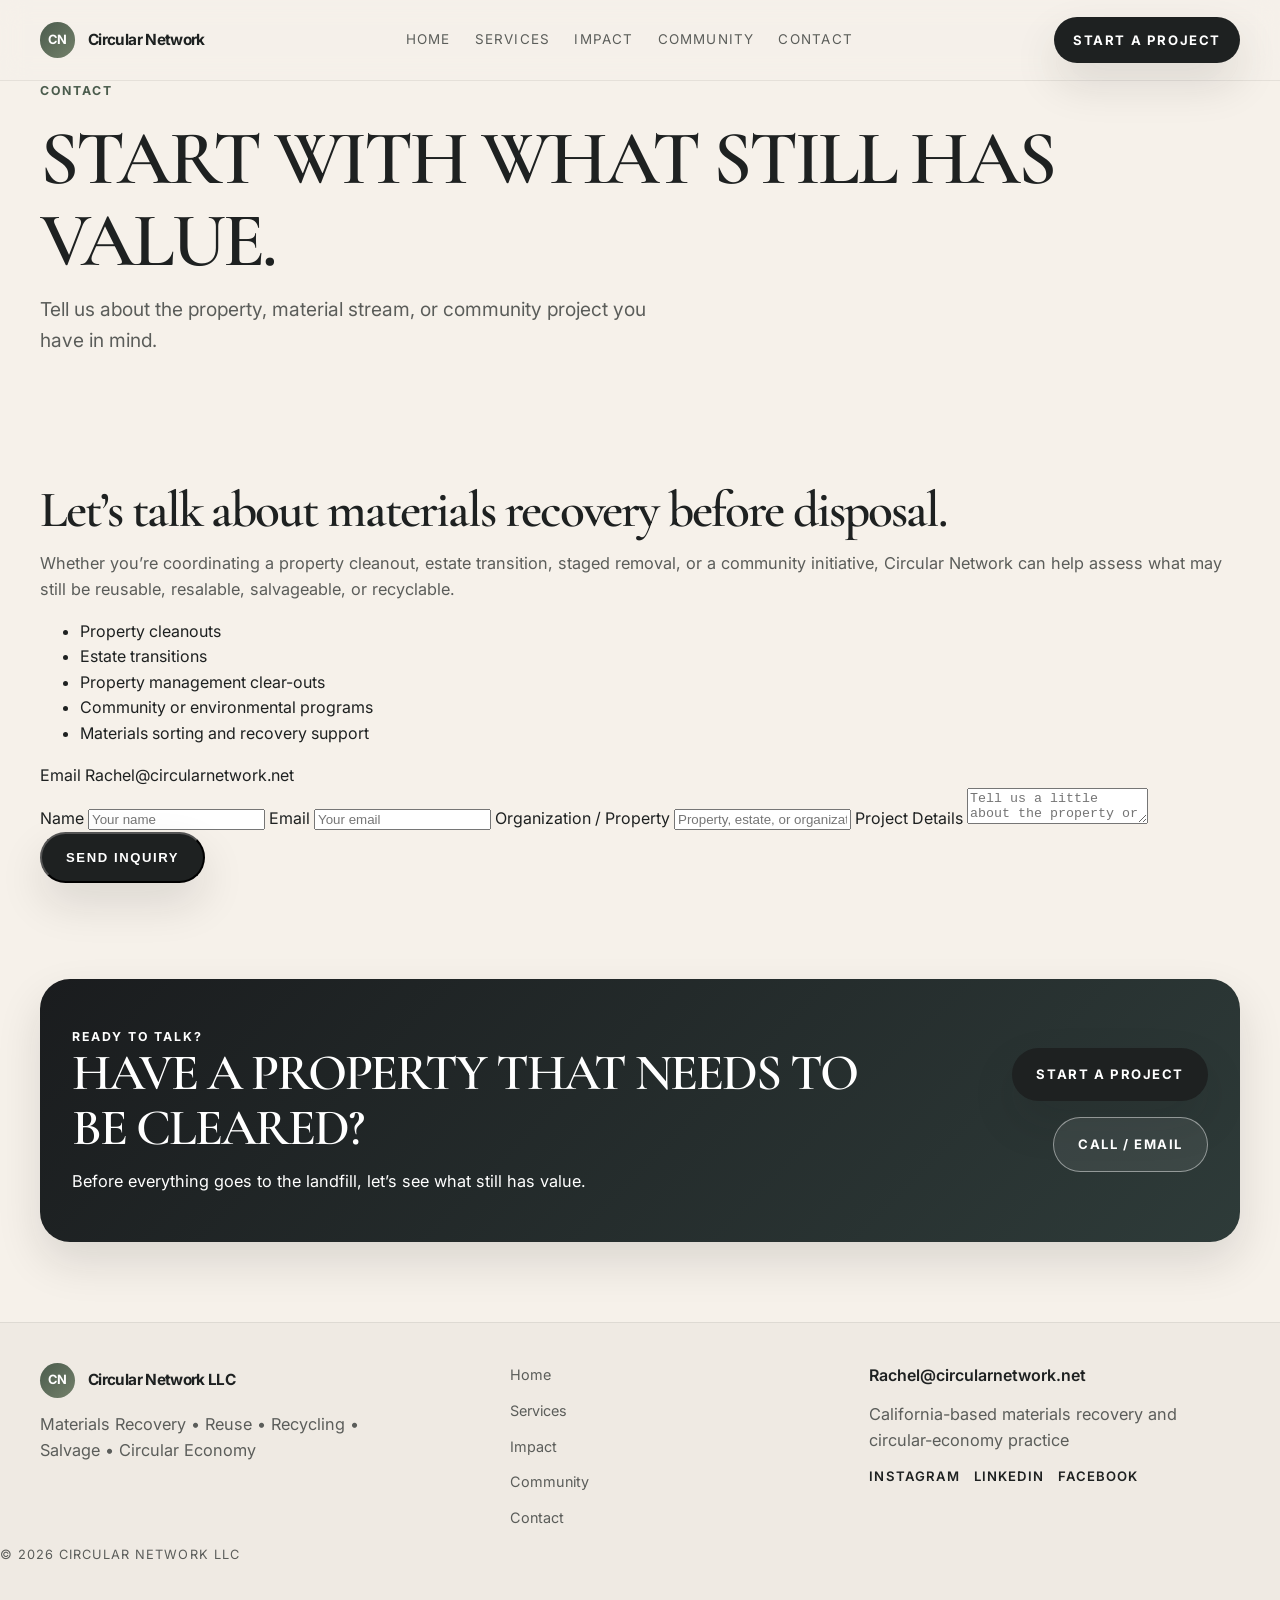
<file: contact.html>
<!DOCTYPE html>
<html lang="en">
  <head>
    <meta charset="UTF-8" />
    <meta name="viewport" content="width=device-width, initial-scale=1.0" />
    <title>Contact | Circular Network</title>
    <meta name="description" content="Contact Circular Network to discuss material recovery, cleanouts, property transitions, community projects, and recovery-first solutions." />
    <link rel="preconnect" href="https://fonts.googleapis.com" />
    <link rel="preconnect" href="https://fonts.gstatic.com" crossorigin />
    <link href="https://fonts.googleapis.com/css2?family=Cormorant+Garamond:wght@500;600;700&family=Inter:wght@400;500;600;700;800&display=swap" rel="stylesheet" />
    <link rel="stylesheet" href="styles.css" />
  </head>
  <body>
    <header class="site-header">
      <div class="container nav-wrap">
        <a href="index.html" class="brand" aria-label="Circular Network home">
          <span class="brand-mark">CN</span>
          <span class="brand-name">Circular Network</span>
        </a>
        <nav class="main-nav" aria-label="Main navigation">
          <a href="index.html">Home</a>
          <a href="services.html">Services</a>
          <a href="impact.html">Impact</a>
          <a href="community.html">Community</a>
          <a href="contact.html">Contact</a>
        </nav>
        <a class="button button-primary nav-cta" href="contact.html">START A PROJECT</a>
      </div>
    </header>

    <main>
      <section class="page-hero subpage-hero">
        <div class="container narrow-hero">
          <p class="eyebrow">CONTACT</p>
          <h1>START WITH WHAT STILL HAS VALUE.</h1>
          <p class="lede">Tell us about the property, material stream, or community project you have in mind.</p>
        </div>
      </section>

      <section class="section">
        <div class="container contact-layout">
          <div class="contact-copy">
            <h2>Let’s talk about materials recovery before disposal.</h2>
            <p>Whether you’re coordinating a property cleanout, estate transition, staged removal, or a community initiative, Circular Network can help assess what may still be reusable, resalable, salvageable, or recyclable.</p>
            <ul class="contact-list">
              <li>Property cleanouts</li>
              <li>Estate transitions</li>
              <li>Property management clear-outs</li>
              <li>Community or environmental programs</li>
              <li>Materials sorting and recovery support</li>
            </ul>
            <div class="contact-email-block">
              <span>Email</span>
              <a href="mailto:Rachel@circularnetwork.net">Rachel@circularnetwork.net</a>
            </div>
          </div>

          <div class="contact-card">
            <form class="contact-form" action="mailto:Rachel@circularnetwork.net" method="post" enctype="text/plain">
              <label>
                Name
                <input type="text" name="name" placeholder="Your name" />
              </label>
              <label>
                Email
                <input type="email" name="email" placeholder="Your email" />
              </label>
              <label>
                Organization / Property
                <input type="text" name="organization" placeholder="Property, estate, or organization" />
              </label>
              <label>
                Project Details
                <textarea name="details" placeholder="Tell us a little about the property or project"></textarea>
              </label>
              <button type="submit" class="button button-primary">SEND INQUIRY</button>
            </form>
          </div>
        </div>
      </section>

      <section class="cta-band">
        <div class="container cta-inner">
          <div>
            <p class="eyebrow">READY TO TALK?</p>
            <h2>HAVE A PROPERTY THAT NEEDS TO BE CLEARED?</h2>
            <p>Before everything goes to the landfill, let’s see what still has value.</p>
          </div>
          <div class="cta-actions">
            <a href="mailto:Rachel@circularnetwork.net" class="button button-primary">START A PROJECT</a>
            <a href="tel:" class="button button-secondary light">CALL / EMAIL</a>
          </div>
        </div>
      </section>
    </main>

    <footer id="contact" class="site-footer">
      <div class="container footer-grid">
        <div>
          <a href="index.html" class="brand footer-brand">
            <span class="brand-mark">CN</span>
            <span class="brand-name">Circular Network LLC</span>
          </a>
          <p class="footer-tagline">Materials Recovery • Reuse • Recycling • Salvage • Circular Economy</p>
        </div>
        <div class="footer-links">
          <a href="index.html">Home</a>
          <a href="services.html">Services</a>
          <a href="impact.html">Impact</a>
          <a href="community.html">Community</a>
          <a href="contact.html">Contact</a>
        </div>
        <div class="footer-contact">
          <a href="mailto:Rachel@circularnetwork.net">Rachel@circularnetwork.net</a>
          <p>California-based materials recovery and circular-economy practice</p>
          <div class="socials">
            <a href="#">Instagram</a>
            <a href="#">LinkedIn</a>
            <a href="#">Facebook</a>
          </div>
        </div>
      </div>
    </footer>

    <script src="script.js"></script>
  </body>
</html>
</file>
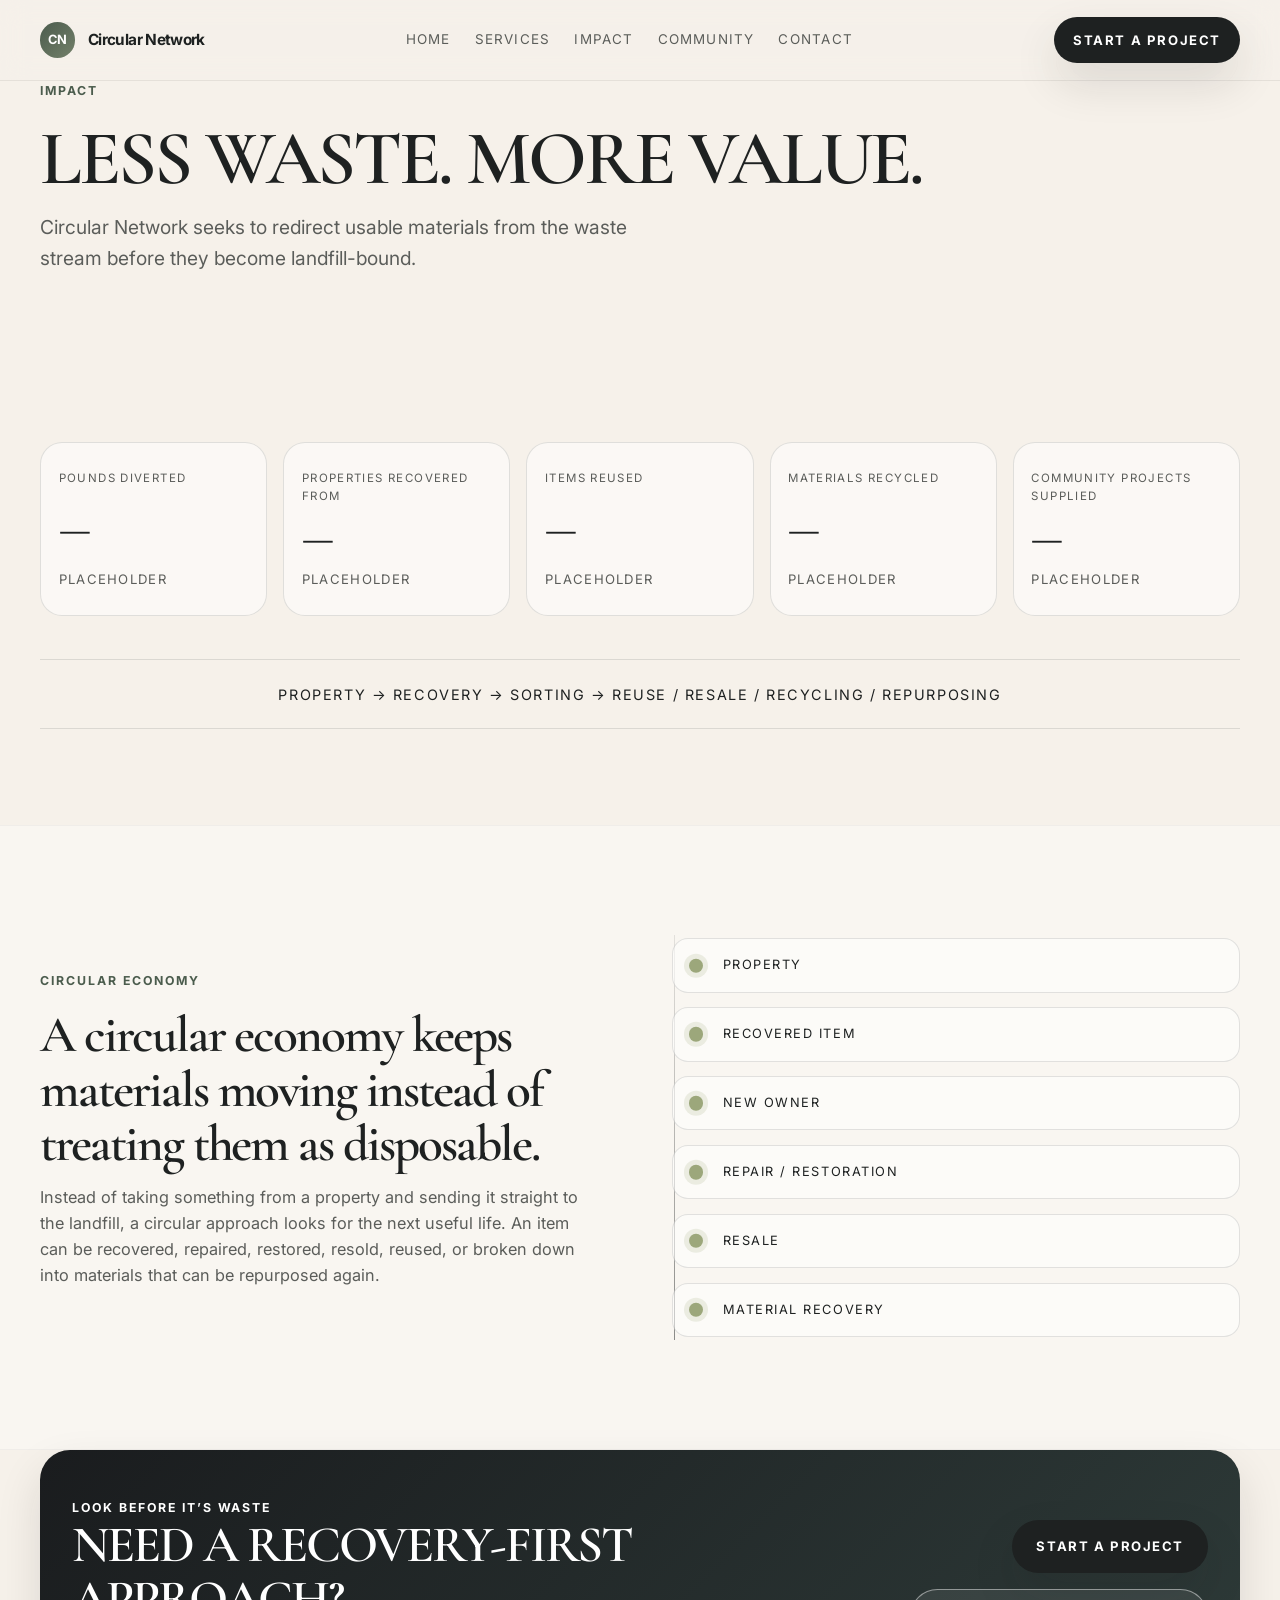
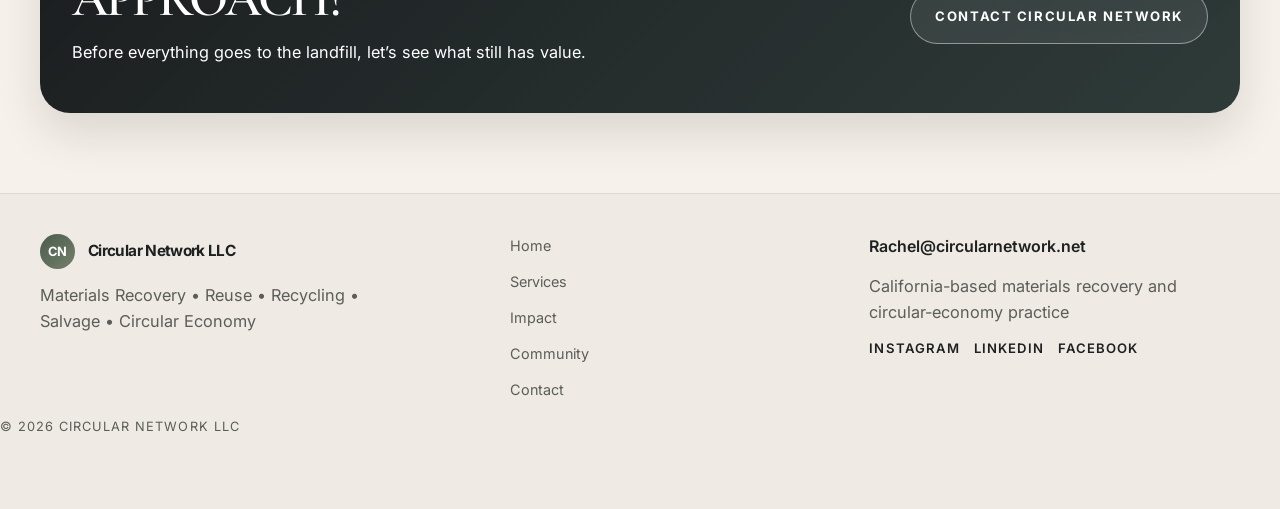
<file: impact.html>
<!DOCTYPE html>
<html lang="en">
  <head>
    <meta charset="UTF-8" />
    <meta name="viewport" content="width=device-width, initial-scale=1.0" />
    <title>Impact | Circular Network</title>
    <meta name="description" content="Circular Network helps keep usable material out of the waste stream through recovery, resale, recycling, and repurposing." />
    <link rel="preconnect" href="https://fonts.googleapis.com" />
    <link rel="preconnect" href="https://fonts.gstatic.com" crossorigin />
    <link href="https://fonts.googleapis.com/css2?family=Cormorant+Garamond:wght@500;600;700&family=Inter:wght@400;500;600;700;800&display=swap" rel="stylesheet" />
    <link rel="stylesheet" href="styles.css" />
  </head>
  <body>
    <header class="site-header">
      <div class="container nav-wrap">
        <a href="index.html" class="brand" aria-label="Circular Network home">
          <span class="brand-mark">CN</span>
          <span class="brand-name">Circular Network</span>
        </a>
        <nav class="main-nav" aria-label="Main navigation">
          <a href="index.html">Home</a>
          <a href="services.html">Services</a>
          <a href="impact.html">Impact</a>
          <a href="community.html">Community</a>
          <a href="contact.html">Contact</a>
        </nav>
        <a class="button button-primary nav-cta" href="contact.html">START A PROJECT</a>
      </div>
    </header>

    <main>
      <section class="page-hero subpage-hero">
        <div class="container narrow-hero">
          <p class="eyebrow">IMPACT</p>
          <h1>LESS WASTE. MORE VALUE.</h1>
          <p class="lede">Circular Network seeks to redirect usable materials from the waste stream before they become landfill-bound.</p>
        </div>
      </section>

      <section class="section">
        <div class="container">
          <div class="impact-grid">
            <div class="impact-stat"><span class="impact-label">Pounds diverted</span><strong>—</strong><small>Placeholder</small></div>
            <div class="impact-stat"><span class="impact-label">Properties recovered from</span><strong>—</strong><small>Placeholder</small></div>
            <div class="impact-stat"><span class="impact-label">Items reused</span><strong>—</strong><small>Placeholder</small></div>
            <div class="impact-stat"><span class="impact-label">Materials recycled</span><strong>—</strong><small>Placeholder</small></div>
            <div class="impact-stat"><span class="impact-label">Community projects supplied</span><strong>—</strong><small>Placeholder</small></div>
          </div>

          <div class="pathway-box">
            <p>PROPERTY → RECOVERY → SORTING → REUSE / RESALE / RECYCLING / REPURPOSING</p>
          </div>
        </div>
      </section>

      <section class="section muted-section">
        <div class="container split-layout">
          <div class="split-copy">
            <p class="eyebrow">CIRCULAR ECONOMY</p>
            <h2>A circular economy keeps materials moving instead of treating them as disposable.</h2>
            <p>Instead of taking something from a property and sending it straight to the landfill, a circular approach looks for the next useful life. An item can be recovered, repaired, restored, resold, reused, or broken down into materials that can be repurposed again.</p>
          </div>
          <div class="flow-rail">
            <div class="flow-line"></div>
            <div class="flow-item">PROPERTY</div>
            <div class="flow-item">RECOVERED ITEM</div>
            <div class="flow-item">NEW OWNER</div>
            <div class="flow-item">REPAIR / RESTORATION</div>
            <div class="flow-item">RESALE</div>
            <div class="flow-item">MATERIAL RECOVERY</div>
          </div>
        </div>
      </section>

      <section class="cta-band">
        <div class="container cta-inner">
          <div>
            <p class="eyebrow">LOOK BEFORE IT’S WASTE</p>
            <h2>NEED A RECOVERY-FIRST APPROACH?</h2>
            <p>Before everything goes to the landfill, let’s see what still has value.</p>
          </div>
          <div class="cta-actions">
            <a href="contact.html" class="button button-primary">START A PROJECT</a>
            <a href="mailto:Rachel@circularnetwork.net" class="button button-secondary light">CONTACT CIRCULAR NETWORK</a>
          </div>
        </div>
      </section>
    </main>

    <footer id="contact" class="site-footer">
      <div class="container footer-grid">
        <div>
          <a href="index.html" class="brand footer-brand">
            <span class="brand-mark">CN</span>
            <span class="brand-name">Circular Network LLC</span>
          </a>
          <p class="footer-tagline">Materials Recovery • Reuse • Recycling • Salvage • Circular Economy</p>
        </div>
        <div class="footer-links">
          <a href="index.html">Home</a>
          <a href="services.html">Services</a>
          <a href="impact.html">Impact</a>
          <a href="community.html">Community</a>
          <a href="contact.html">Contact</a>
        </div>
        <div class="footer-contact">
          <a href="mailto:Rachel@circularnetwork.net">Rachel@circularnetwork.net</a>
          <p>California-based materials recovery and circular-economy practice</p>
          <div class="socials">
            <a href="#">Instagram</a>
            <a href="#">LinkedIn</a>
            <a href="#">Facebook</a>
          </div>
        </div>
      </div>
    </footer>

    <script src="script.js"></script>
  </body>
</html>
</file>
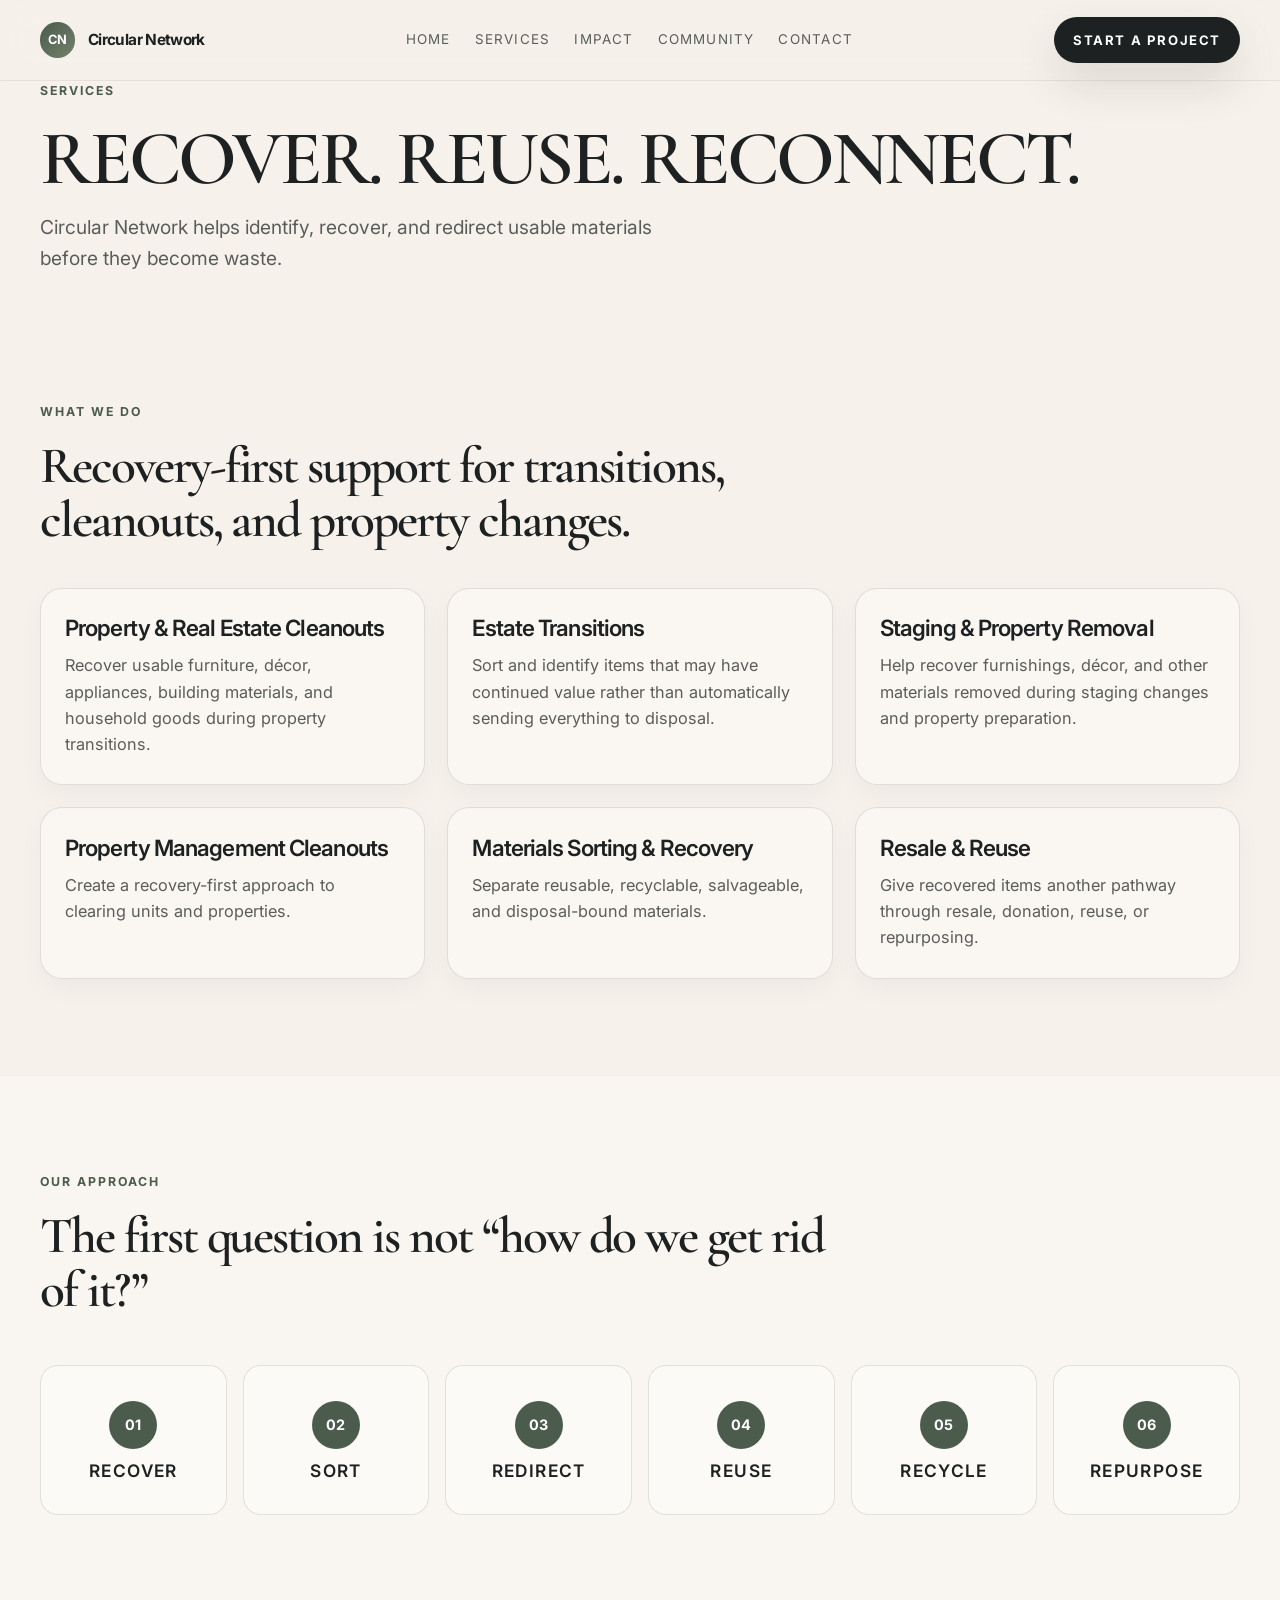
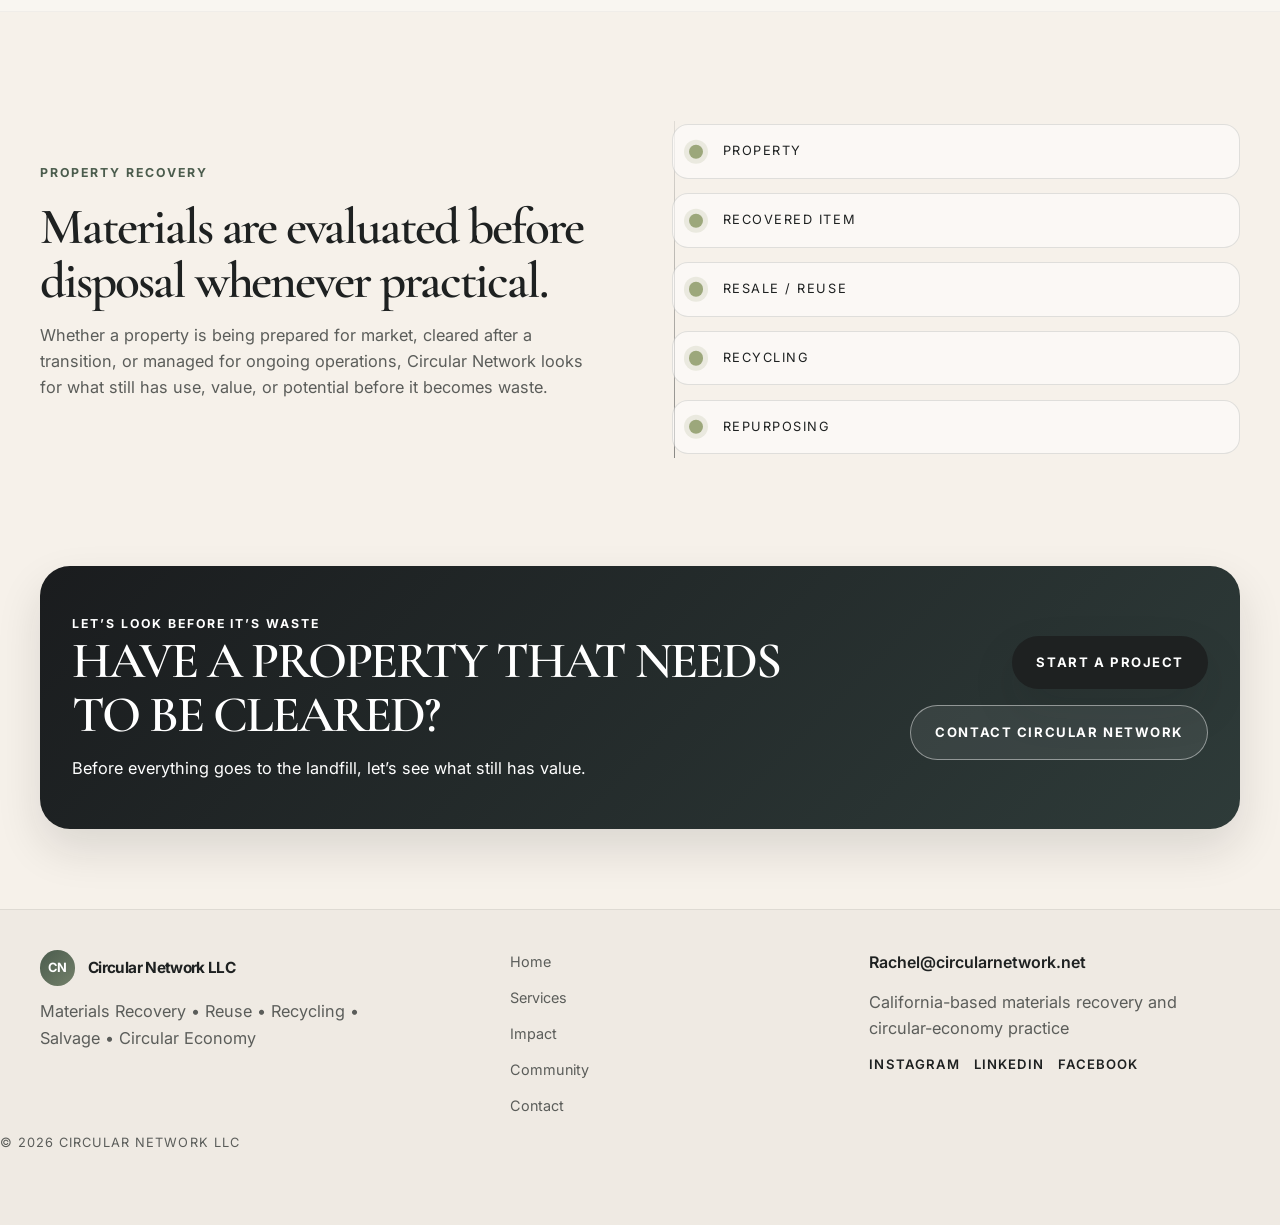
<file: services.html>
<!DOCTYPE html>
<html lang="en">
  <head>
    <meta charset="UTF-8" />
    <meta name="viewport" content="width=device-width, initial-scale=1.0" />
    <title>Services | Circular Network</title>
    <meta name="description" content="Circular Network helps recover and redirect reusable materials from property and estate cleanouts before they become waste." />
    <link rel="preconnect" href="https://fonts.googleapis.com" />
    <link rel="preconnect" href="https://fonts.gstatic.com" crossorigin />
    <link href="https://fonts.googleapis.com/css2?family=Cormorant+Garamond:wght@500;600;700&family=Inter:wght@400;500;600;700;800&display=swap" rel="stylesheet" />
    <link rel="stylesheet" href="styles.css" />
  </head>
  <body>
    <header class="site-header">
      <div class="container nav-wrap">
        <a href="index.html" class="brand" aria-label="Circular Network home">
          <span class="brand-mark">CN</span>
          <span class="brand-name">Circular Network</span>
        </a>
        <nav class="main-nav" aria-label="Main navigation">
          <a href="index.html">Home</a>
          <a href="services.html">Services</a>
          <a href="impact.html">Impact</a>
          <a href="community.html">Community</a>
          <a href="contact.html">Contact</a>
        </nav>
        <a class="button button-primary nav-cta" href="contact.html">START A PROJECT</a>
      </div>
    </header>

    <main>
      <section class="page-hero subpage-hero">
        <div class="container narrow-hero">
          <p class="eyebrow">SERVICES</p>
          <h1>RECOVER. REUSE. RECONNECT.</h1>
          <p class="lede">Circular Network helps identify, recover, and redirect usable materials before they become waste.</p>
        </div>
      </section>

      <section class="section">
        <div class="container">
          <div class="section-heading narrow">
            <p class="eyebrow">WHAT WE DO</p>
            <h2>Recovery-first support for transitions, cleanouts, and property changes.</h2>
          </div>

          <div class="card-grid services-grid">
            <article class="info-card">
              <h3>Property &amp; Real Estate Cleanouts</h3>
              <p>Recover usable furniture, décor, appliances, building materials, and household goods during property transitions.</p>
            </article>
            <article class="info-card">
              <h3>Estate Transitions</h3>
              <p>Sort and identify items that may have continued value rather than automatically sending everything to disposal.</p>
            </article>
            <article class="info-card">
              <h3>Staging &amp; Property Removal</h3>
              <p>Help recover furnishings, décor, and other materials removed during staging changes and property preparation.</p>
            </article>
            <article class="info-card">
              <h3>Property Management Cleanouts</h3>
              <p>Create a recovery-first approach to clearing units and properties.</p>
            </article>
            <article class="info-card">
              <h3>Materials Sorting &amp; Recovery</h3>
              <p>Separate reusable, recyclable, salvageable, and disposal-bound materials.</p>
            </article>
            <article class="info-card">
              <h3>Resale &amp; Reuse</h3>
              <p>Give recovered items another pathway through resale, donation, reuse, or repurposing.</p>
            </article>
          </div>
        </div>
      </section>

      <section class="section muted-section">
        <div class="container">
          <div class="section-heading narrow">
            <p class="eyebrow">OUR APPROACH</p>
            <h2>The first question is not “how do we get rid of it?”</h2>
          </div>
          <div class="process-grid">
            <div class="process-step"><span>01</span><h3>RECOVER</h3></div>
            <div class="process-step"><span>02</span><h3>SORT</h3></div>
            <div class="process-step"><span>03</span><h3>REDIRECT</h3></div>
            <div class="process-step"><span>04</span><h3>REUSE</h3></div>
            <div class="process-step"><span>05</span><h3>RECYCLE</h3></div>
            <div class="process-step"><span>06</span><h3>REPURPOSE</h3></div>
          </div>
        </div>
      </section>

      <section class="section">
        <div class="container split-layout">
          <div class="split-copy">
            <p class="eyebrow">PROPERTY RECOVERY</p>
            <h2>Materials are evaluated before disposal whenever practical.</h2>
            <p>Whether a property is being prepared for market, cleared after a transition, or managed for ongoing operations, Circular Network looks for what still has use, value, or potential before it becomes waste.</p>
          </div>
          <div class="flow-rail">
            <div class="flow-line"></div>
            <div class="flow-item">PROPERTY</div>
            <div class="flow-item">RECOVERED ITEM</div>
            <div class="flow-item">RESALE / REUSE</div>
            <div class="flow-item">RECYCLING</div>
            <div class="flow-item">REPURPOSING</div>
          </div>
        </div>
      </section>

      <section class="cta-band">
        <div class="container cta-inner">
          <div>
            <p class="eyebrow">LET’S LOOK BEFORE IT’S WASTE</p>
            <h2>HAVE A PROPERTY THAT NEEDS TO BE CLEARED?</h2>
            <p>Before everything goes to the landfill, let’s see what still has value.</p>
          </div>
          <div class="cta-actions">
            <a href="contact.html" class="button button-primary">START A PROJECT</a>
            <a href="mailto:Rachel@circularnetwork.net" class="button button-secondary light">CONTACT CIRCULAR NETWORK</a>
          </div>
        </div>
      </section>
    </main>

    <footer id="contact" class="site-footer">
      <div class="container footer-grid">
        <div>
          <a href="index.html" class="brand footer-brand">
            <span class="brand-mark">CN</span>
            <span class="brand-name">Circular Network LLC</span>
          </a>
          <p class="footer-tagline">Materials Recovery • Reuse • Recycling • Salvage • Circular Economy</p>
        </div>
        <div class="footer-links">
          <a href="index.html">Home</a>
          <a href="services.html">Services</a>
          <a href="impact.html">Impact</a>
          <a href="community.html">Community</a>
          <a href="contact.html">Contact</a>
        </div>
        <div class="footer-contact">
          <a href="mailto:Rachel@circularnetwork.net">Rachel@circularnetwork.net</a>
          <p>California-based materials recovery and circular-economy practice</p>
          <div class="socials">
            <a href="#">Instagram</a>
            <a href="#">LinkedIn</a>
            <a href="#">Facebook</a>
          </div>
        </div>
      </div>
    </footer>

    <script src="script.js"></script>
  </body>
</html>
</file>
<file: styles.css>
:root {
  --bg: #f6f1ea;
  --paper: #fbf8f4;
  --panel: #f1ece5;
  --ink: #1e2121;
  --muted: #5b5d5a;
  --line: rgba(30, 33, 33, 0.12);
  --sage: #9ca77b;
  --sand: #d9c8b5;
  --clay: #b97b52;
  --forest: #4b5c4d;
  --shadow: 0 20px 45px rgba(26, 27, 28, 0.12);
  --radius: 22px;
  --container: 1200px;
}

* {
  box-sizing: border-box;
}

html {
  scroll-behavior: smooth;
}

body {
  margin: 0;
  font-family: "Inter", sans-serif;
  color: var(--ink);
  background: var(--bg);
  line-height: 1.6;
}

img {
  max-width: 100%;
  display: block;
}

a {
  color: inherit;
  text-decoration: none;
}

p {
  margin: 0 0 1rem;
  color: var(--muted);
  font-size: 1.02rem;
}

h1,
h2,
h3 {
  margin: 0 0 0.8rem;
  color: var(--ink);
  line-height: 1.06;
  font-weight: 600;
  letter-spacing: -0.04em;
}

h1,
h2 {
  font-family: "Cormorant Garamond", serif;
}

h1 {
  font-size: clamp(3.3rem, 6vw, 6.5rem);
}

h2 {
  font-size: clamp(2.7rem, 4vw, 4rem);
}

h3 {
  font-size: clamp(1.4rem, 2vw, 1.85rem);
}

.container {
  width: min(var(--container), calc(100% - 2rem));
  margin: 0 auto;
}

.eyebrow {
  font-size: 0.77rem;
  font-weight: 700;
  letter-spacing: 0.16em;
  text-transform: uppercase;
  color: var(--forest);
  margin-bottom: 1.1rem;
}

.button {
  display: inline-flex;
  align-items: center;
  justify-content: center;
  border-radius: 999px;
  font-size: 0.82rem;
  font-weight: 700;
  letter-spacing: 0.12em;
  text-transform: uppercase;
  transition: all 0.2s ease;
  white-space: nowrap;
}

.button-primary {
  background: var(--ink);
  color: white;
  padding: 1rem 1.5rem;
  box-shadow: var(--shadow);
}

.button-primary:hover {
  transform: translateY(-1px);
  background: #0d0f10;
}

.button-secondary {
  border: 1px solid var(--line);
  background: rgba(255, 255, 255, 0.45);
  color: var(--ink);
  padding: 1rem 1.5rem;
}

.button-secondary:hover {
  transform: translateY(-1px);
  background: rgba(255, 255, 255, 0.8);
}

.button-secondary.light {
  border-color: rgba(255, 255, 255, 0.45);
  color: white;
  background: rgba(255, 255, 255, 0.08);
}

.site-header {
  position: sticky;
  top: 0;
  z-index: 100;
  background: rgba(246, 241, 234, 0.8);
  backdrop-filter: blur(14px);
  border-bottom: 1px solid rgba(30, 33, 33, 0.08);
}

.nav-wrap {
  display: flex;
  align-items: center;
  justify-content: space-between;
  gap: 1rem;
  min-height: 80px;
}

.brand {
  display: inline-flex;
  align-items: center;
  gap: 0.8rem;
  font-weight: 700;
  letter-spacing: -0.04em;
}

.brand-mark {
  width: 2.2rem;
  height: 2.2rem;
  border-radius: 50%;
  display: inline-flex;
  align-items: center;
  justify-content: center;
  background: linear-gradient(135deg, var(--forest), #73806a);
  color: white;
  font-size: 0.8rem;
  letter-spacing: 0.04em;
}

.brand-name {
  font-size: 0.96rem;
  color: var(--ink);
}

.main-nav {
  display: flex;
  align-items: center;
  gap: 1.5rem;
  color: var(--muted);
  font-size: 0.84rem;
  text-transform: uppercase;
  letter-spacing: 0.09em;
}

.main-nav a {
  position: relative;
}

.main-nav a::after {
  content: "";
  position: absolute;
  left: 0;
  bottom: -0.6rem;
  width: 100%;
  height: 1px;
  background: var(--ink);
  transform: scaleX(0);
  transform-origin: left;
  transition: transform 0.2s ease;
}

.main-nav a:hover::after {
  transform: scaleX(1);
}

.nav-cta {
  padding: 0.8rem 1.2rem;
}

.hero {
  padding: 3.5rem 0 4rem;
}

.hero-grid {
  display: grid;
  grid-template-columns: 1.08fr 0.92fr;
  gap: 3.8rem;
  align-items: center;
}

.hero-copy {
  padding-top: 1.2rem;
}

.lede {
  max-width: 650px;
  font-size: clamp(1.05rem, 1.5vw, 1.42rem);
  color: var(--muted);
  margin-bottom: 2rem;
}

.button-row {
  display: flex;
  flex-wrap: wrap;
  gap: 1rem;
  margin-bottom: 2rem;
}

.hero-points {
  list-style: none;
  margin: 0;
  padding: 0;
  display: flex;
  flex-wrap: wrap;
  gap: 0.9rem 1.2rem;
  color: var(--ink);
  font-size: 0.83rem;
  letter-spacing: 0.08em;
  text-transform: uppercase;
}

.hero-points li {
  display: inline-flex;
  align-items: center;
  gap: 0.5rem;
  background: rgba(255, 255, 255, 0.48);
  padding: 0.65rem 1rem;
  border: 1px solid var(--line);
  border-radius: 999px;
}

.hero-points li::before {
  content: "";
  width: 0.55rem;
  height: 0.55rem;
  border-radius: 50%;
  background: var(--sage);
}

.hero-visual {
  position: relative;
  display: flex;
  align-items: flex-end;
  justify-content: center;
}

.image-card-main {
  position: relative;
  overflow: hidden;
  border-radius: 32px;
  box-shadow: var(--shadow);
  width: min(100%, 640px);
  min-height: 700px;
}

.image-card-main img {
  width: 100%;
  height: 100%;
  object-fit: cover;
}

.floating-note {
  position: absolute;
  left: 2rem;
  bottom: 2.2rem;
  background: rgba(251, 248, 244, 0.88);
  backdrop-filter: blur(10px);
  border: 1px solid rgba(30, 33, 33, 0.08);
  box-shadow: 0 16px 30px rgba(30, 33, 33, 0.1);
  border-radius: 18px;
  display: flex;
  flex-direction: column;
  gap: 0.1rem;
  padding: 1rem 1.2rem;
  max-width: 240px;
}

.floating-note span {
  color: var(--muted);
  font-size: 0.72rem;
  letter-spacing: 0.08em;
  text-transform: uppercase;
  line-height: 1.5;
}

.floating-note strong {
  font-family: "Cormorant Garamond", serif;
  font-size: 2rem;
  line-height: 0.96;
  color: var(--ink);
}

.section {
  padding: 6rem 0;
}

.muted-section {
  background: rgba(255, 255, 255, 0.3);
  border-top: 1px solid rgba(30, 33, 33, 0.04);
  border-bottom: 1px solid rgba(30, 33, 33, 0.04);
}

.section-heading {
  margin-bottom: 2.5rem;
  max-width: 760px;
}

.section-heading.narrow {
  max-width: 820px;
}

.section-subhead {
  font-size: clamp(1.2rem, 2vw, 1.7rem);
  color: var(--ink);
  line-height: 1.35;
}

.intro-copy {
  max-width: 880px;
  margin-bottom: 2.75rem;
}

.card-grid {
  display: grid;
  grid-template-columns: repeat(3, minmax(0, 1fr));
  gap: 1.4rem;
}

.info-card {
  background: rgba(255, 255, 255, 0.42);
  border: 1px solid var(--line);
  border-radius: var(--radius);
  padding: 1.7rem 1.5rem;
  box-shadow: 0 10px 26px rgba(30, 33, 33, 0.04);
}

.info-card h3 {
  font-size: 1.4rem;
  margin-bottom: 0.8rem;
}

.info-card p {
  margin: 0;
}

.process-grid {
  display: grid;
  grid-template-columns: repeat(6, minmax(0, 1fr));
  gap: 1rem;
  margin-top: 3rem;
}

.process-step {
  background: rgba(255, 255, 255, 0.45);
  border: 1px solid var(--line);
  border-radius: 18px;
  padding: 1.4rem 1rem;
  text-align: center;
  min-height: 150px;
  display: flex;
  flex-direction: column;
  justify-content: center;
  align-items: center;
}

.process-step span {
  display: inline-flex;
  align-items: center;
  justify-content: center;
  width: 3rem;
  height: 3rem;
  border-radius: 50%;
  background: var(--forest);
  color: white;
  font-size: 0.9rem;
  font-weight: 700;
  margin-bottom: 0.8rem;
}

.process-step h3 {
  font-size: 1.08rem;
  letter-spacing: 0.08em;
  text-transform: uppercase;
  color: var(--ink);
  margin: 0;
}

.single-column-copy {
  max-width: 840px;
  margin-top: 2.5rem;
  font-size: 1.08rem;
}

.impact-grid {
  display: grid;
  grid-template-columns: repeat(5, minmax(0, 1fr));
  gap: 1rem;
  margin-top: 2.5rem;
}

.impact-stat {
  background: rgba(255, 255, 255, 0.52);
  border: 1px solid var(--line);
  border-radius: 22px;
  padding: 1.6rem 1.1rem;
  display: flex;
  flex-direction: column;
  justify-content: space-between;
  min-height: 170px;
}

.impact-label {
  font-size: 0.72rem;
  letter-spacing: 0.12em;
  text-transform: uppercase;
  color: var(--muted);
}

.impact-stat strong {
  font-family: "Cormorant Garamond", serif;
  font-size: clamp(2.4rem, 3vw, 4rem);
  line-height: 0.9;
  margin: 0.9rem 0;
  color: var(--ink);
}

.impact-stat small {
  color: var(--muted);
  font-size: 0.82rem;
  text-transform: uppercase;
  letter-spacing: 0.1em;
}

.pathway-box {
  margin-top: 2.7rem;
  border-top: 1px solid var(--line);
  border-bottom: 1px solid var(--line);
  padding: 1.4rem 0;
  overflow: hidden;
}

.pathway-box p {
  text-align: center;
  margin: 0;
  color: var(--ink);
  font-size: 0.9rem;
  letter-spacing: 0.11em;
  text-transform: uppercase;
}

.split-layout {
  display: grid;
  grid-template-columns: 1fr 1fr;
  gap: 2rem;
  align-items: center;
}

.split-copy {
  max-width: 560px;
}

.flow-rail {
  position: relative;
  display: flex;
  flex-direction: column;
  gap: 0.9rem;
  padding: 1rem 0 1rem 1rem;
}

.flow-line {
  position: absolute;
  left: 1.15rem;
  top: 0.8rem;
  bottom: 0.8rem;
  width: 1px;
  background: linear-gradient(to bottom, rgba(30, 33, 33, 0.1), rgba(30, 33, 33, 0.5));
}

.flow-item {
  position: relative;
  background: rgba(255, 255, 255, 0.52);
  border: 1px solid var(--line);
  border-radius: 16px;
  padding: 1rem 1.2rem 1rem 3.1rem;
  color: var(--ink);
  font-size: 0.8rem;
  letter-spacing: 0.12em;
  text-transform: uppercase;
}

.flow-item::before {
  content: "";
  position: absolute;
  left: 1rem;
  top: 50%;
  transform: translateY(-50%);
  width: 0.9rem;
  height: 0.9rem;
  border-radius: 50%;
  background: var(--sage);
  box-shadow: 0 0 0 5px rgba(156, 167, 123, 0.18);
}

.community-copy {
  max-width: 780px;
  margin-bottom: 2rem;
}

.tag-list {
  display: flex;
  flex-wrap: wrap;
  gap: 0.82rem;
}

.tag-list span {
  display: inline-flex;
  align-items: center;
  padding: 0.75rem 1rem;
  border-radius: 999px;
  background: rgba(255, 255, 255, 0.45);
  border: 1px solid var(--line);
  font-size: 0.8rem;
  color: var(--ink);
  letter-spacing: 0.04em;
}

.art-header {
  display: grid;
  grid-template-columns: 1.2fr 0.8fr;
  gap: 2rem;
  align-items: end;
  margin-bottom: 2rem;
}

.art-grid {
  display: grid;
  grid-template-columns: 1.2fr 1fr 1fr;
  gap: 1.2rem;
}

.art-card {
  overflow: hidden;
  border-radius: 26px;
  min-height: 280px;
  box-shadow: var(--shadow);
}

.art-card.tall {
  min-height: 500px;
}

.art-card img {
  width: 100%;
  height: 100%;
  object-fit: cover;
}

.callout {
  padding-top: 2rem;
}

.callout-panel {
  background: linear-gradient(135deg, #e8dfd3, #f7f3ee);
  border: 1px solid rgba(30, 33, 33, 0.08);
  border-radius: 30px;
  padding: 2rem 2.2rem;
  display: flex;
  align-items: center;
  justify-content: space-between;
  gap: 2rem;
  box-shadow: var(--shadow);
}

.callout-copy {
  max-width: 780px;
}

.org-layout {
  display: grid;
  grid-template-columns: 0.95fr 1.05fr;
  gap: 2rem;
  align-items: center;
}

.org-visual {
  border-radius: 28px;
  overflow: hidden;
  box-shadow: var(--shadow);
}

.org-visual img {
  width: 100%;
  height: 100%;
  min-height: 440px;
  object-fit: cover;
}

.process-section {
  background: rgba(255, 255, 255, 0.2);
}

.steps {
  display: grid;
  grid-template-columns: repeat(4, minmax(0, 1fr));
  gap: 1.2rem;
  margin-top: 3rem;
}

.step {
  background: rgba(255, 255, 255, 0.45);
  border: 1px solid var(--line);
  border-radius: 22px;
  padding: 1.5rem 1.2rem;
  min-height: 220px;
}

.step-number {
  display: block;
  font-size: 0.8rem;
  letter-spacing: 0.14em;
  text-transform: uppercase;
  color: var(--forest);
  margin-bottom: 1rem;
  font-weight: 700;
}

.step h3 {
  font-size: 1.3rem;
  margin-bottom: 0.8rem;
}

.step p {
  margin: 0;
}

.cta-band {
  padding: 0 0 5rem;
}

.cta-inner {
  background: linear-gradient(135deg, #1a1c1e, #2e3b39);
  color: white;
  border-radius: 30px;
  padding: 3rem 2rem;
  display: flex;
  align-items: center;
  justify-content: space-between;
  gap: 2rem;
  box-shadow: var(--shadow);
}

.cta-inner h2,
.cta-inner p,
.cta-inner .eyebrow {
  color: white;
}

.cta-inner p {
  margin-bottom: 0;
}

.cta-actions {
  display: flex;
  flex-wrap: wrap;
  gap: 1rem;
  justify-content: flex-end;
}

.site-footer {
  background: #efeae3;
  border-top: 1px solid rgba(30, 33, 33, 0.08);
  padding: 2.5rem 0 3.5rem;
}

.footer-grid {
  display: grid;
  grid-template-columns: 1.2fr 0.9fr 1fr;
  gap: 1.6rem;
  align-items: start;
}

.footer-brand {
  margin-bottom: 0.8rem;
}

.footer-tagline {
  max-width: 360px;
  margin: 0;
  color: var(--muted);
}

.footer-links {
  display: grid;
  gap: 0.8rem;
  font-size: 0.9rem;
  color: var(--muted);
}

.footer-links a:hover,
.footer-contact a:hover,
.socials a:hover {
  color: var(--ink);
}

.footer-contact {
  display: grid;
  gap: 0.8rem;
}

.footer-contact a {
  color: var(--ink);
  font-weight: 600;
}

.footer-contact p {
  margin: 0;
}

.socials {
  display: flex;
  flex-wrap: wrap;
  gap: 0.9rem;
  font-size: 0.82rem;
  text-transform: uppercase;
  letter-spacing: 0.08em;
  color: var(--muted);
}

@media (max-width: 980px) {
  .hero-grid,
  .split-layout,
  .art-header,
  .org-layout,
  .callout-panel,
  .cta-inner,
  .footer-grid {
    grid-template-columns: 1fr;
    display: grid;
  }

  .card-grid {
    grid-template-columns: repeat(2, minmax(0, 1fr));
  }

  .process-grid {
    grid-template-columns: repeat(3, minmax(0, 1fr));
  }

  .impact-grid {
    grid-template-columns: repeat(2, minmax(0, 1fr));
  }

  .steps {
    grid-template-columns: repeat(2, minmax(0, 1fr));
  }

  .art-grid {
    grid-template-columns: 1fr 1fr;
  }

  .art-card.tall {
    grid-column: span 2;
  }

  .main-nav {
    display: none;
  }

  .cta-actions {
    justify-content: flex-start;
  }
}

@media (max-width: 640px) {
  .hero {
    padding-top: 2rem;
  }

  .hero-grid {
    gap: 2rem;
  }

  .card-grid,
  .impact-grid,
  .steps,
  .process-grid {
    grid-template-columns: 1fr;
  }

  .art-grid {
    grid-template-columns: 1fr;
  }

  .art-card.tall {
    grid-column: auto;
    min-height: 360px;
  }

  .button-row,
  .cta-actions {
    flex-direction: column;
    align-items: stretch;
  }

  .button {
    width: 100%;
  }

  .callout-panel,
  .cta-inner {
    padding: 2rem 1.2rem;
  }

  .floating-note {
    left: 0.8rem;
    bottom: 1rem;
  }

  .image-card-main {
    min-height: 520px;
  }
}
</file>
